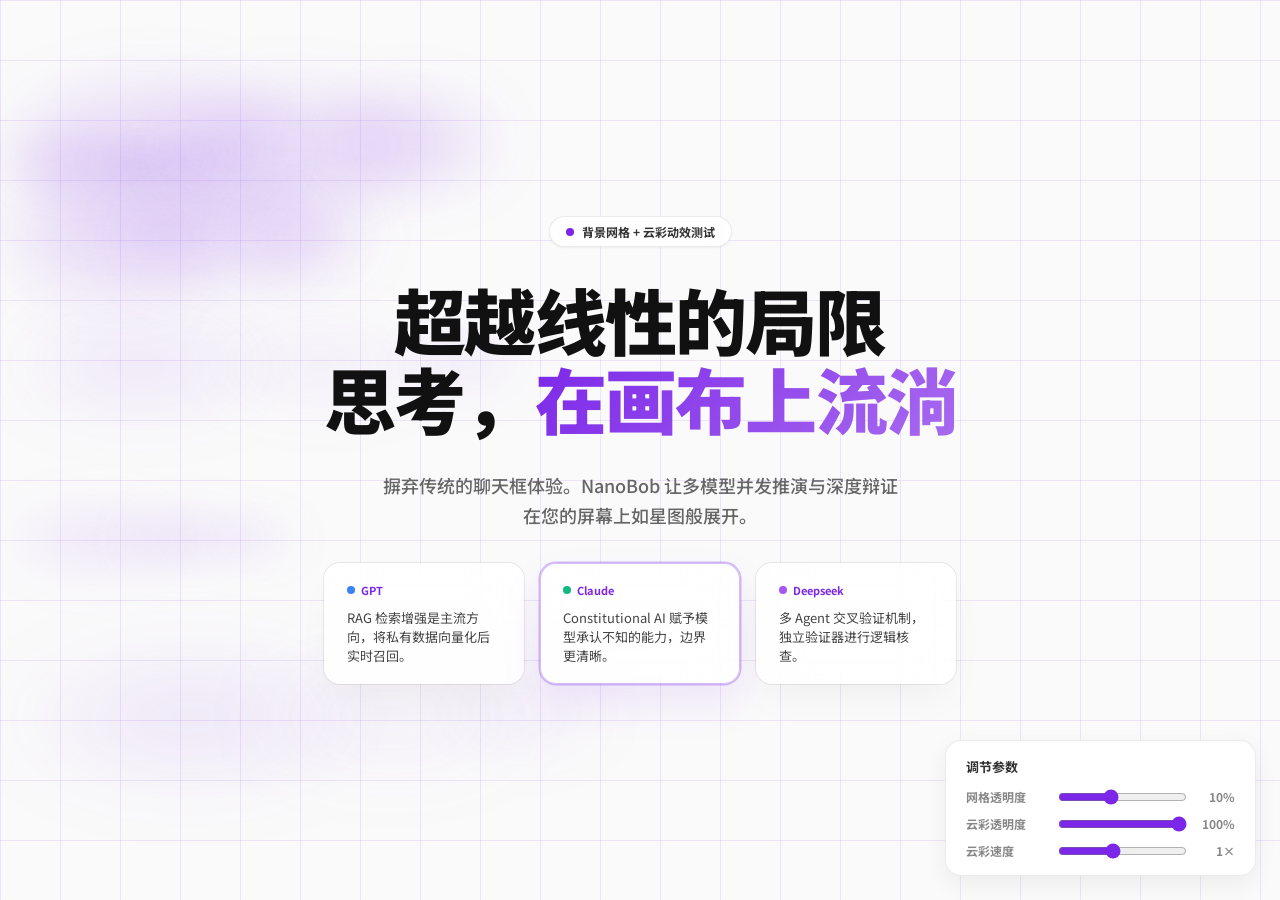
<file: app/static/test-grid-bg.html>
<!DOCTYPE html>
<html lang="zh-CN">
<head>
    <meta charset="UTF-8">
    <meta name="viewport" content="width=device-width, initial-scale=1.0">
    <title>背景网格 + 云彩动效测试</title>
    <style>
        @import url('https://fonts.googleapis.com/css2?family=Noto+Sans+SC:wght@400;500;700;900&display=swap');

        :root {
            --bg-color: #FAFAFA;
            --accent: #7B26E8;
            --accent-light: #A96BF0;
            --text-main: #111111;
            --border: rgba(0, 0, 0, 0.08);
        }

        * { box-sizing: border-box; margin: 0; padding: 0; }

        body {
            background-color: var(--bg-color);
            color: var(--text-main);
            font-family: 'Noto Sans SC', sans-serif;
            min-height: 100vh;
            overflow: hidden;
            -webkit-font-smoothing: antialiased;
        }

        /* ── 静止网格背景 ── */
        .grid-bg {
            position: fixed;
            inset: 0;
            z-index: 0;
            pointer-events: none;
            background-image:
                linear-gradient(rgba(123, 38, 232, 0.10) 1px, transparent 1px),
                linear-gradient(90deg, rgba(123, 38, 232, 0.10) 1px, transparent 1px);
            background-size: 60px 60px;
        }

        /* ── 云彩层：云从左至右（或反向）穿越屏幕 ── */
        .clouds {
            position: fixed;
            inset: 0;
            z-index: 1;
            pointer-events: none;
            overflow: hidden;
        }

        /* 云彩本体：多个模糊椭圆叠合成有机形状 */
        .cloud {
            position: absolute;
            pointer-events: none;
            will-change: transform;
        }

        /* 每朵云由 3 个子椭圆叠合 */
        .cloud-body {
            position: relative;
        }
        .cloud-body::before,
        .cloud-body::after,
        .cloud-body > span {
            content: '';
            display: block;
            position: absolute;
            border-radius: 50%;
            background: radial-gradient(ellipse, rgba(169, 107, 240, 0.22) 0%, rgba(123, 38, 232, 0.10) 50%, transparent 80%);
            filter: blur(28px);
        }

        /* 云 1：大、慢，从左到右，上方 */
        @keyframes cloud1 {
            0%   { transform: translateX(-700px) translateY(0px); }
            40%  { transform: translateX(40vw)   translateY(-18px); }
            70%  { transform: translateX(70vw)   translateY(8px); }
            100% { transform: translateX(calc(100vw + 700px)) translateY(0px); }
        }
        .cloud-1 { animation: cloud1 90s ease-in-out infinite; animation-delay: 0s; top: 8vh; }
        .cloud-1 .cloud-body { width: 480px; height: 160px; }
        .cloud-1 .cloud-body::before { width: 300px; height: 160px; top: 0; left: 0; }
        .cloud-1 .cloud-body::after  { width: 260px; height: 130px; top: 10px; left: 160px; }
        .cloud-1 .cloud-body > span  { width: 180px; height: 100px; top: 20px; left: 320px; }

        /* 云 2：中等，稍快，从右到左，中间偏上 */
        @keyframes cloud2 {
            0%   { transform: translateX(calc(100vw + 500px)) translateY(0px); }
            35%  { transform: translateX(55vw)  translateY(14px); }
            65%  { transform: translateX(25vw)  translateY(-10px); }
            100% { transform: translateX(-500px) translateY(0px); }
        }
        .cloud-2 { animation: cloud2 75s ease-in-out infinite; animation-delay: -28s; top: 20vh; }
        .cloud-2 .cloud-body { width: 360px; height: 120px; }
        .cloud-2 .cloud-body::before { width: 220px; height: 120px; top: 0; left: 0; }
        .cloud-2 .cloud-body::after  { width: 200px; height: 100px; top: 8px; left: 120px; }
        .cloud-2 .cloud-body > span  { width: 130px; height: 80px; top: 15px; left: 240px; }

        /* 云 3：细长，从左到右，靠近中部 */
        @keyframes cloud3 {
            0%   { transform: translateX(-600px) translateY(0px); }
            50%  { transform: translateX(50vw)   translateY(22px); }
            100% { transform: translateX(calc(100vw + 600px)) translateY(5px); }
        }
        .cloud-3 { animation: cloud3 110s ease-in-out infinite; animation-delay: -50s; top: 35vh; }
        .cloud-3 .cloud-body { width: 520px; height: 100px; }
        .cloud-3 .cloud-body::before { width: 280px; height: 100px; top: 0; left: 0; filter: blur(35px); background: radial-gradient(ellipse, rgba(123, 38, 232, 0.14) 0%, transparent 75%); }
        .cloud-3 .cloud-body::after  { width: 240px; height: 90px; top: 5px; left: 200px; filter: blur(30px); background: radial-gradient(ellipse, rgba(169, 107, 240, 0.12) 0%, transparent 75%); }
        .cloud-3 .cloud-body > span  { width: 160px; height: 70px; top: 12px; left: 380px; filter: blur(25px); background: radial-gradient(ellipse, rgba(123, 38, 232, 0.10) 0%, transparent 75%); }

        /* 云 4：偏下方，从右到左，淡 */
        @keyframes cloud4 {
            0%   { transform: translateX(calc(100vw + 400px)) translateY(0px); }
            45%  { transform: translateX(45vw)  translateY(-16px); }
            100% { transform: translateX(-400px) translateY(4px); }
        }
        .cloud-4 { animation: cloud4 85s ease-in-out infinite; animation-delay: -15s; top: 55vh; }
        .cloud-4 .cloud-body { width: 300px; height: 90px; }
        .cloud-4 .cloud-body::before { width: 190px; height: 90px; top: 0; left: 0; filter: blur(22px); background: radial-gradient(ellipse, rgba(169, 107, 240, 0.16) 0%, transparent 75%); }
        .cloud-4 .cloud-body::after  { width: 160px; height: 75px; top: 6px; left: 110px; filter: blur(20px); background: radial-gradient(ellipse, rgba(123, 38, 232, 0.12) 0%, transparent 75%); }
        .cloud-4 .cloud-body > span  { width: 100px; height: 60px; top: 14px; left: 210px; filter: blur(18px); background: radial-gradient(ellipse, rgba(169, 107, 240, 0.09) 0%, transparent 75%); }

        /* 云 5：底部大云，很慢，从左到右 */
        @keyframes cloud5 {
            0%   { transform: translateX(-800px) translateY(0px); }
            30%  { transform: translateX(30vw)   translateY(-12px); }
            70%  { transform: translateX(70vw)   translateY(10px); }
            100% { transform: translateX(calc(100vw + 800px)) translateY(0px); }
        }
        .cloud-5 { animation: cloud5 130s ease-in-out infinite; animation-delay: -70s; top: 72vh; }
        .cloud-5 .cloud-body { width: 600px; height: 140px; }
        .cloud-5 .cloud-body::before { width: 380px; height: 140px; top: 0; left: 0; filter: blur(40px); background: radial-gradient(ellipse, rgba(123, 38, 232, 0.13) 0%, transparent 75%); }
        .cloud-5 .cloud-body::after  { width: 300px; height: 120px; top: 8px; left: 240px; filter: blur(38px); background: radial-gradient(ellipse, rgba(169, 107, 240, 0.10) 0%, transparent 75%); }
        .cloud-5 .cloud-body > span  { width: 200px; height: 90px; top: 18px; left: 420px; filter: blur(32px); background: radial-gradient(ellipse, rgba(123, 38, 232, 0.08) 0%, transparent 75%); }

        /* 云 6：快速小云，中上，从左到右 */
        @keyframes cloud6 {
            0%   { transform: translateX(-300px) translateY(0px); }
            100% { transform: translateX(calc(100vw + 300px)) translateY(-8px); }
        }
        .cloud-6 { animation: cloud6 55s linear infinite; animation-delay: -22s; top: 14vh; }
        .cloud-6 .cloud-body { width: 220px; height: 70px; }
        .cloud-6 .cloud-body::before { width: 140px; height: 70px; top: 0; left: 0; filter: blur(18px); background: radial-gradient(ellipse, rgba(169, 107, 240, 0.18) 0%, transparent 75%); }
        .cloud-6 .cloud-body::after  { width: 110px; height: 60px; top: 5px; left: 90px; filter: blur(15px); background: radial-gradient(ellipse, rgba(123, 38, 232, 0.14) 0%, transparent 75%); }
        .cloud-6 .cloud-body > span  { width: 80px; height: 50px; top: 10px; left: 160px; filter: blur(14px); background: radial-gradient(ellipse, rgba(169, 107, 240, 0.10) 0%, transparent 75%); }

        /* ── 内容层 ── */
        .content {
            position: relative;
            z-index: 2;
            display: flex;
            flex-direction: column;
            align-items: center;
            justify-content: center;
            min-height: 100vh;
            padding: 40px;
            text-align: center;
            gap: 32px;
        }

        .badge {
            display: inline-flex;
            align-items: center;
            gap: 8px;
            padding: 6px 16px;
            border-radius: 999px;
            background: rgba(255,255,255,0.85);
            border: 1px solid var(--border);
            font-size: 12px;
            font-weight: 700;
            color: #333;
            backdrop-filter: blur(12px);
            box-shadow: 0 1px 2px rgba(0,0,0,0.05);
        }
        .badge-dot {
            width: 8px; height: 8px;
            border-radius: 50%;
            background: var(--accent);
            animation: pulse 2s ease-in-out infinite;
        }
        @keyframes pulse { 50% { opacity: 0.4; } }

        h1 {
            font-size: clamp(36px, 6vw, 72px);
            font-weight: 900;
            line-height: 1.1;
            letter-spacing: -0.025em;
            color: var(--text-main);
        }
        .text-gradient {
            background: linear-gradient(135deg, var(--accent), var(--accent-light));
            -webkit-background-clip: text;
            background-clip: text;
            -webkit-text-fill-color: transparent;
        }
        p {
            font-size: 18px;
            color: #666;
            max-width: 520px;
            line-height: 1.7;
            font-weight: 500;
        }

        .demo-cards {
            display: flex;
            gap: 16px;
            flex-wrap: wrap;
            justify-content: center;
        }
        .node-card {
            background: rgba(255, 255, 255, 0.85);
            backdrop-filter: blur(24px);
            border: 1px solid rgba(255,255,255,1);
            border-radius: 16px;
            padding: 18px 22px;
            box-shadow: 0 20px 40px -10px rgba(0,0,0,0.05), 0 0 0 1px var(--border);
            text-align: left;
            width: 200px;
            font-size: 13px;
            color: #444;
        }
        .model-tag {
            font-size: 11px;
            font-weight: 700;
            display: flex;
            align-items: center;
            gap: 6px;
            margin-bottom: 10px;
            color: var(--accent);
        }
        .model-dot { width: 8px; height: 8px; border-radius: 50%; }

        /* 控制面板 */
        .controls {
            position: fixed;
            bottom: 24px;
            right: 24px;
            z-index: 100;
            background: rgba(255,255,255,0.92);
            backdrop-filter: blur(20px);
            border: 1px solid var(--border);
            border-radius: 16px;
            padding: 16px 20px;
            font-size: 12px;
            font-weight: 700;
            color: #888;
            display: flex;
            flex-direction: column;
            gap: 10px;
            box-shadow: 0 8px 24px rgba(0,0,0,0.06);
            min-width: 280px;
        }
        .controls-title { color: #333; font-size: 13px; margin-bottom: 2px; }
        .toggle-row {
            display: flex;
            align-items: center;
            justify-content: space-between;
            gap: 12px;
        }
        .toggle-row span:first-child { min-width: 80px; }
        .toggle-row span:last-child { min-width: 36px; text-align: right; }
        input[type=range] { flex: 1; accent-color: var(--accent); }
    </style>
</head>
<body>

    <!-- 静止网格 -->
    <div class="grid-bg" id="gridBg"></div>

    <!-- 云彩层 -->
    <div class="clouds">
        <div class="cloud cloud-1"><div class="cloud-body"><span></span></div></div>
        <div class="cloud cloud-2"><div class="cloud-body"><span></span></div></div>
        <div class="cloud cloud-3"><div class="cloud-body"><span></span></div></div>
        <div class="cloud cloud-4"><div class="cloud-body"><span></span></div></div>
        <div class="cloud cloud-5"><div class="cloud-body"><span></span></div></div>
        <div class="cloud cloud-6"><div class="cloud-body"><span></span></div></div>
    </div>

    <!-- 内容层 -->
    <div class="content">
        <div class="badge">
            <div class="badge-dot"></div>
            背景网格 + 云彩动效测试
        </div>

        <h1>
            超越线性的局限<br>
            思考，<span class="text-gradient">在画布上流淌</span>
        </h1>

        <p>摒弃传统的聊天框体验。NanoBob 让多模型并发推演与深度辩证在您的屏幕上如星图般展开。</p>

        <div class="demo-cards">
            <div class="node-card">
                <div class="model-tag">
                    <div class="model-dot" style="background:#3b82f6"></div> GPT
                </div>
                RAG 检索增强是主流方向，将私有数据向量化后实时召回。
            </div>
            <div class="node-card" style="border-color: rgba(123,38,232,0.3); box-shadow: 0 20px 40px rgba(123,38,232,0.10), 0 0 0 1.5px rgba(123,38,232,0.3);">
                <div class="model-tag">
                    <div class="model-dot" style="background:#10b981"></div> Claude
                </div>
                Constitutional AI 赋予模型承认不知的能力，边界更清晰。
            </div>
            <div class="node-card">
                <div class="model-tag">
                    <div class="model-dot" style="background:#a855f7"></div> Deepseek
                </div>
                多 Agent 交叉验证机制，独立验证器进行逻辑核查。
            </div>
        </div>
    </div>

    <!-- 调节面板 -->
    <div class="controls">
        <div class="controls-title">调节参数</div>
        <div class="toggle-row">
            <span>网格透明度</span>
            <input type="range" id="gridOpacity" min="0" max="25" value="10"
                oninput="setGridOpacity(this.value)">
            <span id="gridOpacityVal">10%</span>
        </div>
        <div class="toggle-row">
            <span>云彩透明度</span>
            <input type="range" id="cloudOpacity" min="0" max="100" value="100"
                oninput="setCloudOpacity(this.value)">
            <span id="cloudOpacityVal">100%</span>
        </div>
        <div class="toggle-row">
            <span>云彩速度</span>
            <input type="range" id="cloudSpeed" min="30" max="200" value="100"
                oninput="setCloudSpeed(this.value)">
            <span id="cloudSpeedVal">1×</span>
        </div>
    </div>

    <script>
        const gridBg = document.getElementById('gridBg');
        const clouds = document.querySelector('.clouds');

        // 记录各云的基础动画时长
        const baseDurations = { 1: 90, 2: 75, 3: 110, 4: 85, 5: 130, 6: 55 };
        let speedMultiplier = 1;

        function setGridOpacity(val) {
            document.getElementById('gridOpacityVal').textContent = val + '%';
            const v = val / 100;
            gridBg.style.backgroundImage = `
                linear-gradient(rgba(123,38,232,${v}) 1px, transparent 1px),
                linear-gradient(90deg, rgba(123,38,232,${v}) 1px, transparent 1px)
            `;
        }

        function setCloudOpacity(val) {
            document.getElementById('cloudOpacityVal').textContent = val + '%';
            clouds.style.opacity = val / 100;
        }

        function setCloudSpeed(val) {
            // val: 30=慢, 100=原速, 200=快
            speedMultiplier = val / 100;
            const label = speedMultiplier.toFixed(1) + '×';
            document.getElementById('cloudSpeedVal').textContent = label;
            document.querySelectorAll('.cloud').forEach((el, i) => {
                const idx = i + 1;
                const newDur = baseDurations[idx] / speedMultiplier;
                el.style.animationDuration = newDur + 's';
            });
        }
    </script>
</body>
</html>
</file>
